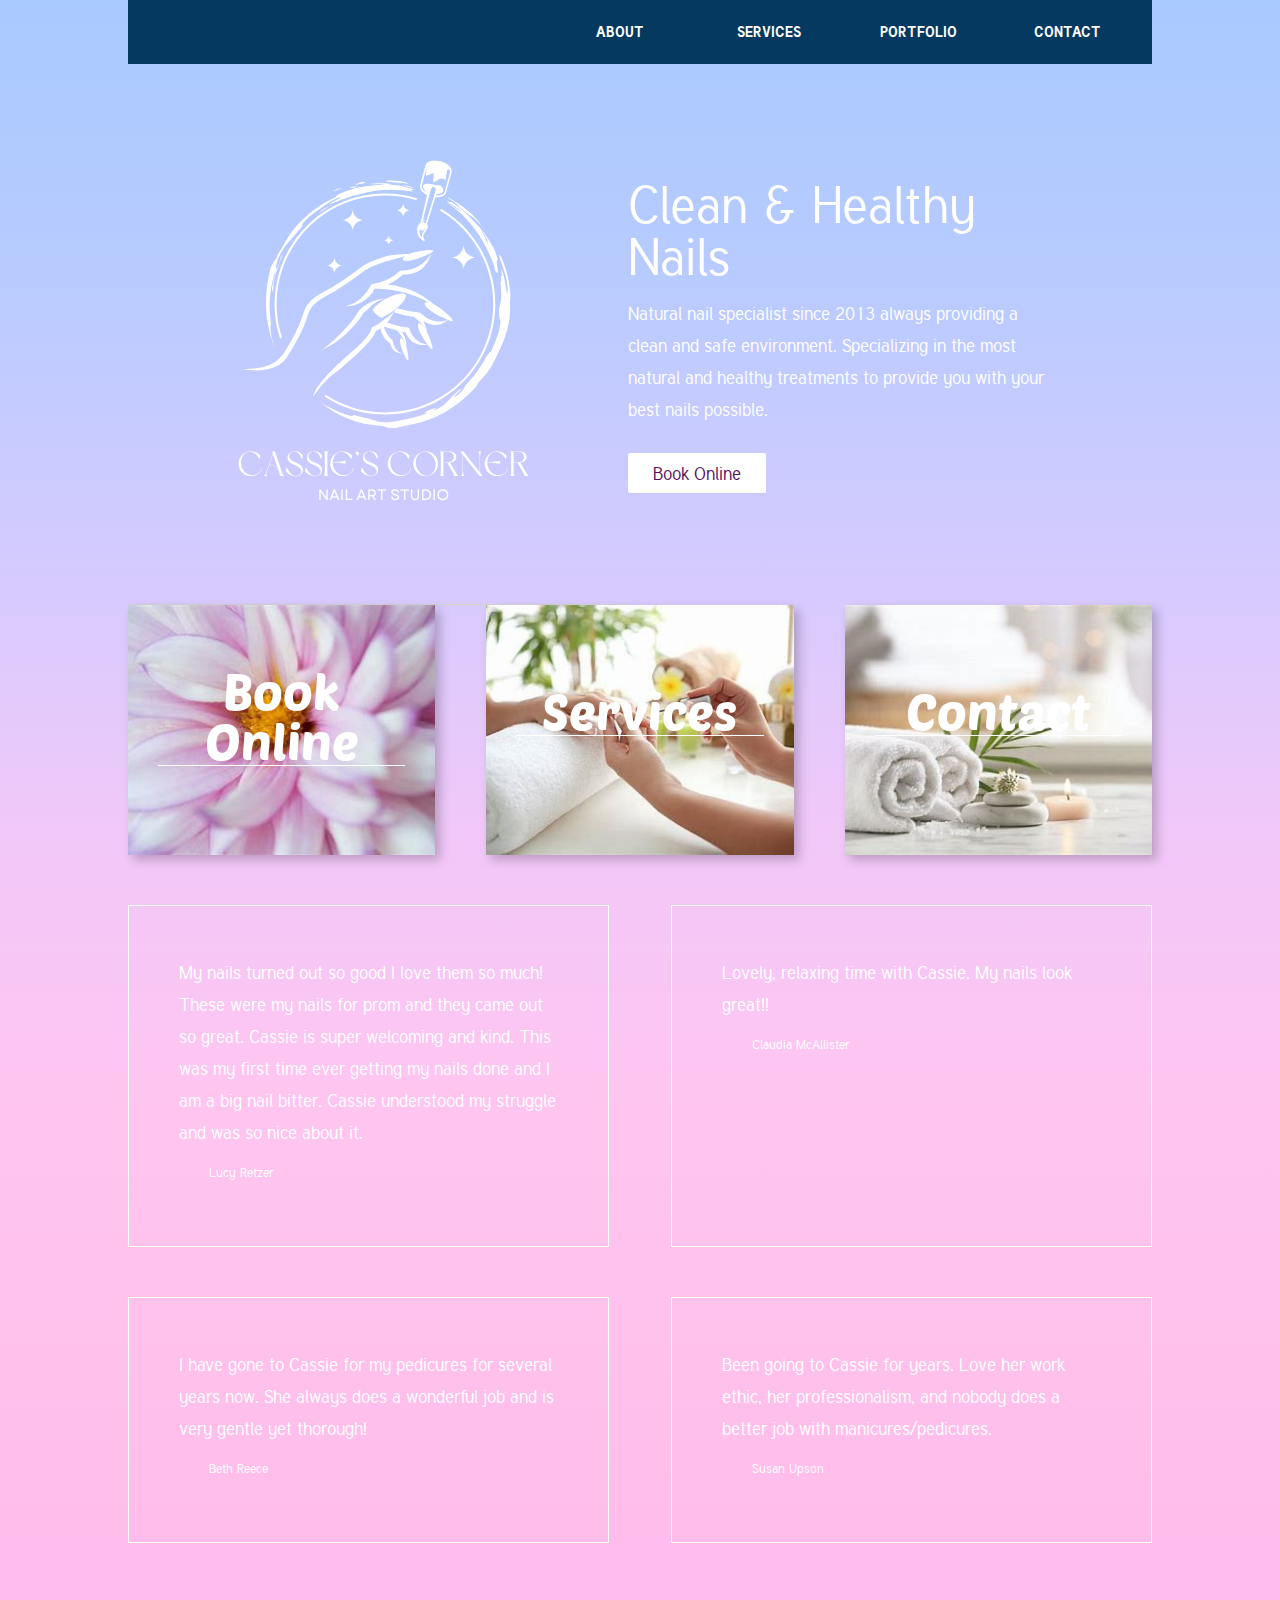
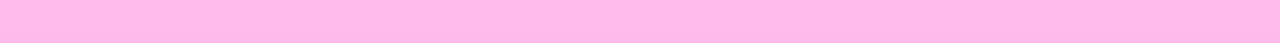
<file: index.html>
<!DOCTYPE html>
<html lang="en">
<head>
    <meta charset="UTF-8">
    <meta name="viewport" content="width=device-width, initial-scale=1.0">
    <title>Cassie's Corner Nails</title>
    <link rel="stylesheet" href="./css-reset.css">
    <link rel="stylesheet" href="./style.css">
    <link rel="preconnect" href="https://fonts.googleapis.com">
    <link rel="preconnect" href="https://fonts.gstatic.com" crossorigin>
    <link href="https://fonts.googleapis.com/css2?family=Poetsen+One&family=Tuffy:ital,wght@0,400;0,700;1,400;1,700&display=swap" rel="stylesheet">
</head>
<body>
    <div class="container">
        <nav class="navbar">
            <div class="navdiv">
                <ul>
                    <li>
                        <a href="./about.html">About</a>
                    </li>
                    <li>
                        <a href="./services.html">Services</a>
                    </li>
                    <li>
                        <a href="https://www.instagram.com/cassiescornernails?igsh=eHdyczZjY2trb3Vl">Portfolio</a>
                    </li>
                    <li>
                        <a href="./contact.html">Contact</a>
                    </li>
                </ul>
            </div>
        </nav>

        <main>
            <header>
                <img src="./images/Logo.png" alt="Nail Salon Logo">
            </header>
            <div class="box1">
                <h1>Clean & Healthy Nails</h1>
                <p>Natural nail specialist since 2013 always providing a clean and safe environment. Specializing in the most natural and healthy treatments to provide you with your best nails possible.</p>
                <a href="./services.html" class="button">Book Online</a>
            </div>
        </main>
        <div class="cards">
            <div class="card1">
                <a href="./services.html">
                    <h2>Book Online</h2>
                </a>
            </div>
            <div class="card2">
                <a href="./services.html">
                    <h2>Services</h2>
                </a>
            </div>
            <div class="card3">
                <a href="./contact.html">
                    <h2>Contact</h2>
                </a>
            </div>
        </div>
        <div class="reviews">
            <div class="tbox">
                <p>My nails turned out so good I love them so much! These were my nails for prom and they came out so great. Cassie is super welcoming and kind. This was my first time ever getting my nails done and I am a big nail bitter. Cassie understood my struggle and was so nice about it.</p>
                <p>Lucy Retzer</p>
            </div>
            <div class="tbox">
                <p>Lovely, relaxing time with Cassie. My nails look great!!</p>
                <p>Claudia McAllister</p>
            </div>
            <div class="tbox">
                <p>I have gone to Cassie for my pedicures for several years now. She always does a wonderful job and is very gentle yet thorough!</p>
                <p>Beth Reece</p>
            </div>
            <div class="tbox">
                <p>Been going to Cassie for years. Love her work ethic, her professionalism, and nobody does a better job with manicures/pedicures.</p>
                <p>Susan Upson</p>
            </div>
        </div>
    </div>
    
</body>
</html>
</file>
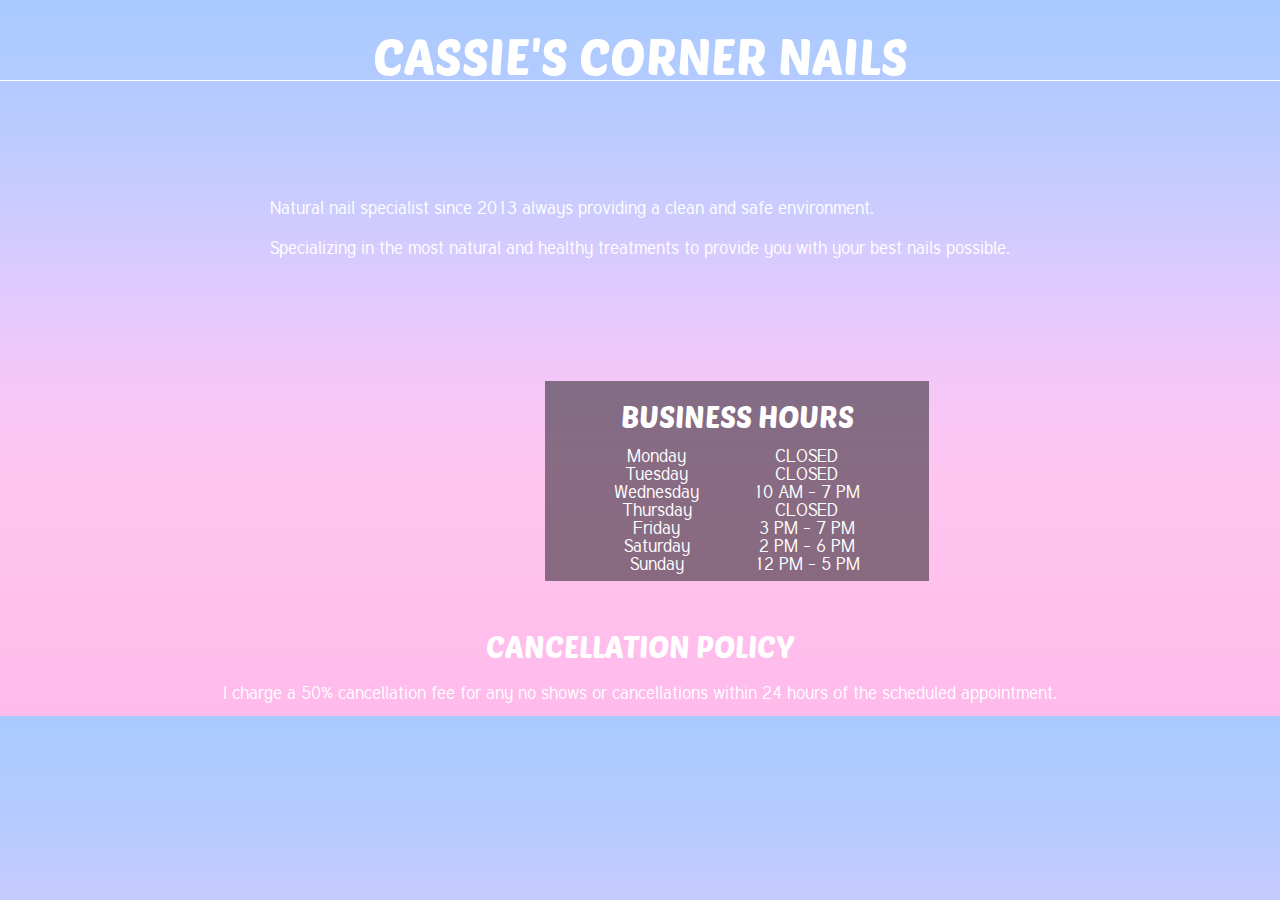
<file: about.html>
<!DOCTYPE html>
<html lang="en">
<head>
    <meta charset="UTF-8">
    <meta name="viewport" content="width=device-width, initial-scale=1.0">
    <title>About</title>
    <link rel="stylesheet" href="./css-reset.css">
    <link rel="stylesheet" href="./style.css">
    <link rel="preconnect" href="https://fonts.googleapis.com">
    <link rel="preconnect" href="https://fonts.gstatic.com" crossorigin>
    <link href="https://fonts.googleapis.com/css2?family=Poetsen+One&family=Tuffy:ital,wght@0,400;0,700;1,400;1,700&display=swap" rel="stylesheet">
</head>
<body>
    <h2>
        <a href="./index.html">CASSIE'S CORNER NAILS</a>
    </h2>
    <main>
        <div class="box2">
            <p>Natural nail specialist since 2013 always providing a clean and safe environment.</p>
            <p>Specializing in the most natural and healthy treatments to provide you with your best nails possible.</p>
        </div>
    </main>
    
    <div class="container2">
        <h3>BUSINESS HOURS</h3>
        <div class="row">
            <div class="col">Monday</div>
            <div class="col">Tuesday</div>
            <div class="col">Wednesday</div>
            <div class="col">Thursday</div>
            <div class="col">Friday</div>
            <div class="col">Saturday</div>
            <div class="col">Sunday</div>
        </div>
        <div class="row">
            <div class="col">CLOSED</div>
            <div class="col">CLOSED</div>
            <div class="col">10 AM - 7 PM</div>
            <div class="col">CLOSED</div>
            <div class="col">3 PM - 7 PM</div>
            <div class="col">2 PM - 6 PM</div>
            <div class="col">12 PM - 5 PM</div>
        </div>
    </div>
    <section>
        <h3>CANCELLATION POLICY</h3>
        <p>I charge a 50% cancellation fee for any no shows or cancellations within 24 hours of the scheduled appointment.</p>
    </section>
</body>
</html>
</file>
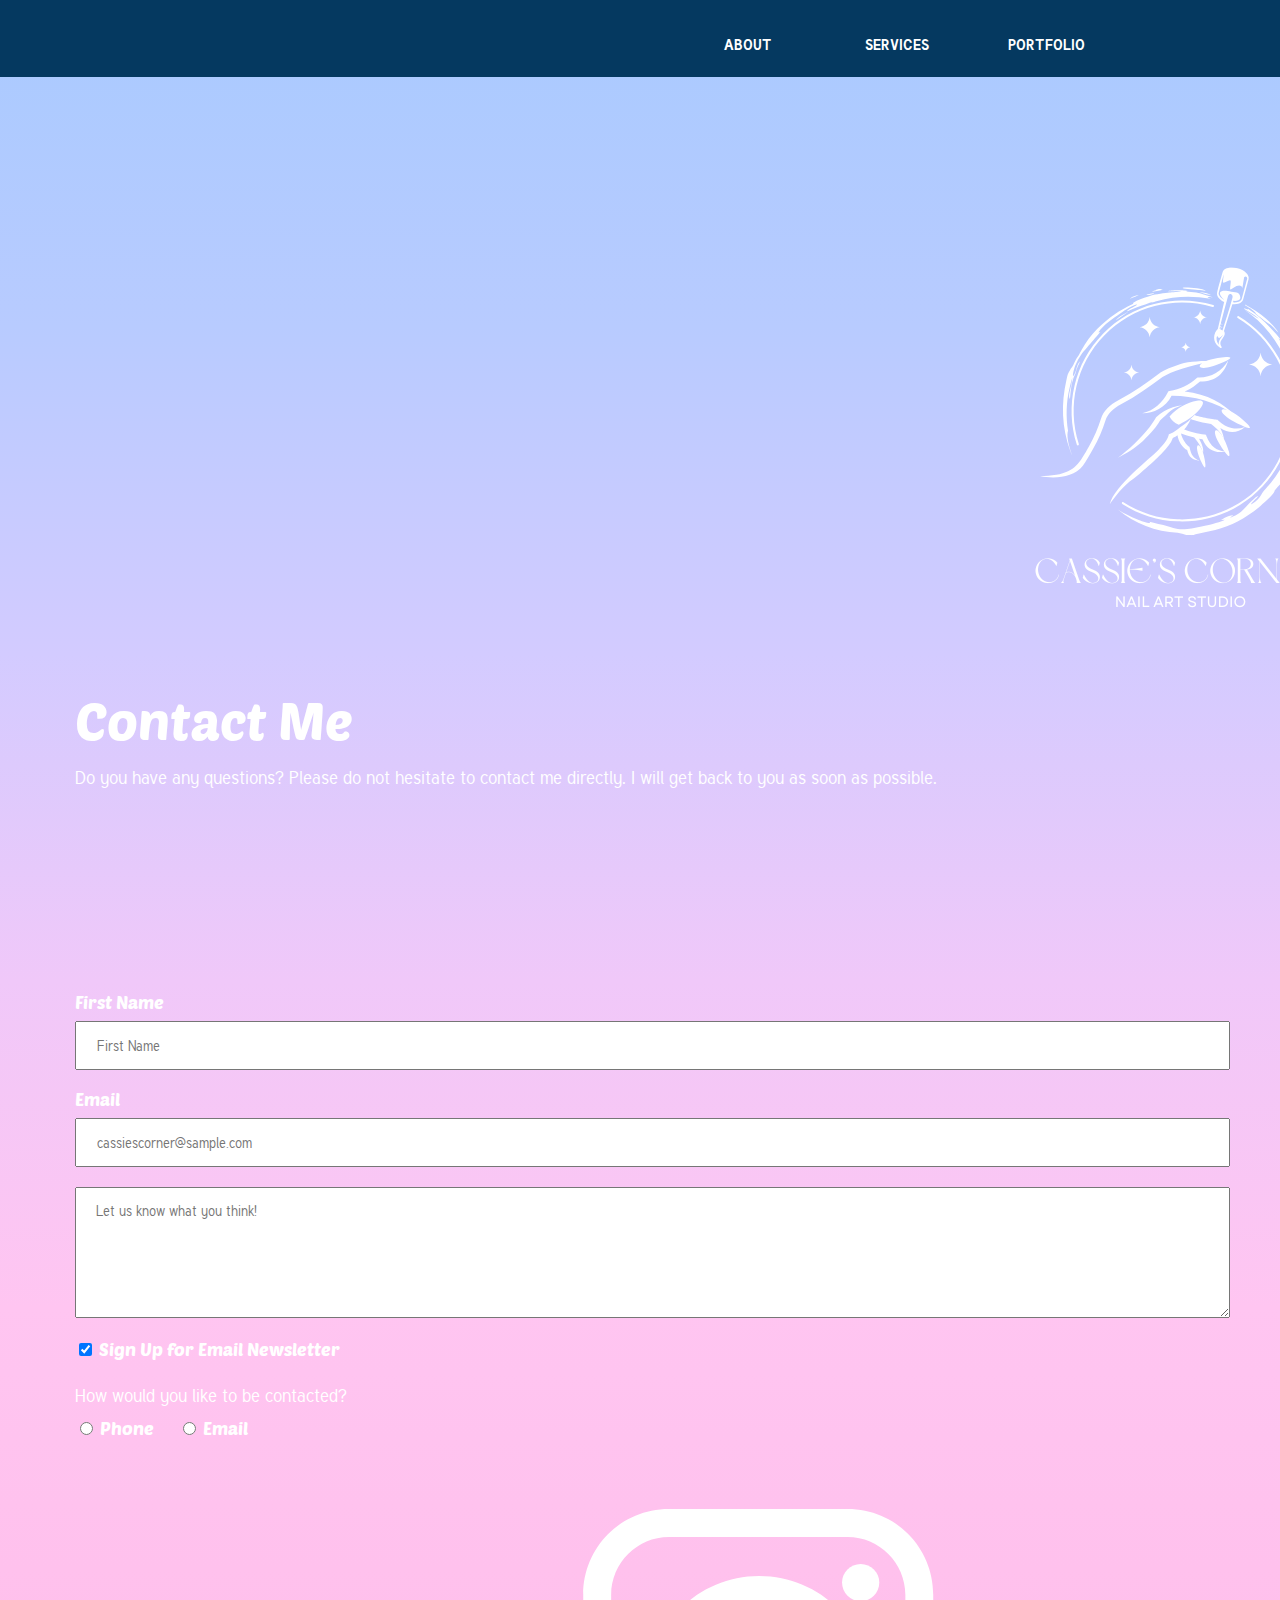
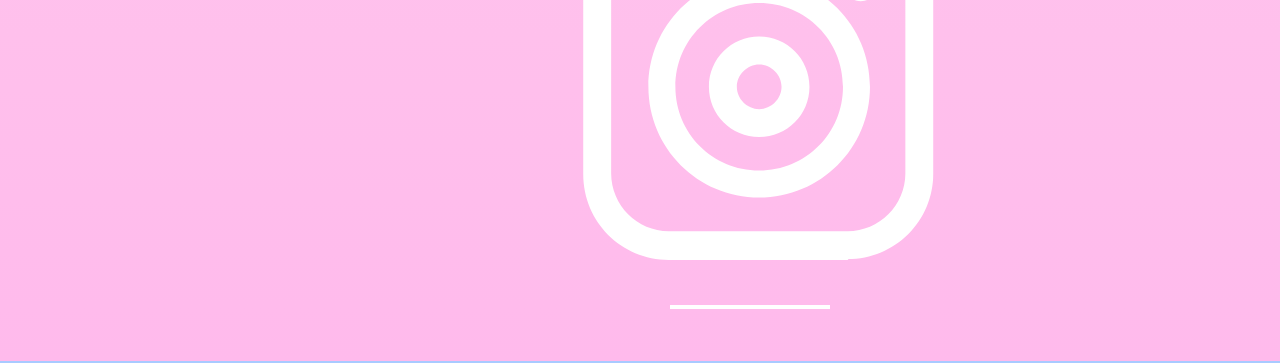
<file: contact.html>
<!DOCTYPE html>
<html lang="en">
<head>
    <meta charset="UTF-8">
    <meta name="viewport" content="width=device-width, initial-scale=1.0">
    <title>Contact Me</title>
    <link rel="stylesheet" href="./css-reset.css">
    <link rel="stylesheet" href="./style.css">
    <link rel="preconnect" href="https://fonts.googleapis.com">
    <link rel="preconnect" href="https://fonts.gstatic.com" crossorigin>
    <link href="https://fonts.googleapis.com/css2?family=Poetsen+One&family=Tuffy:ital,wght@0,400;0,700;1,400;1,700&display=swap" rel="stylesheet">
</head>
<body>
    <nav class="navbar">
        <div class="navdiv">
            <ul>
                <li>
                    <a href="./about.html">About</a>
                </li>
                <li>
                    <a href="./services.html">Services</a>
                </li>
                <li>
                    <a href="https://www.instagram.com/cassiescornernails?igsh=eHdyczZjY2trb3Vl">Portfolio</a>
                </li>
                <li>
                    <a href="#"></a>
                </li>
            </ul>
        </div>
    </nav>
    <div class="main2">
        <a href="./index.html">
            <img src="./images/Logo.png" alt="Logo for Nail Salon">
        </a>
        <div class="box2">
            <h1>Contact Me</h1>
            <p>Do you have any questions? Please do not hesitate to contact me directly. I will get back to you as soon as possible.</p>
        </div>
    </div>
    <div class="main3">
        <form action="https://formspree.io/f/xanjwqqw" method="post">
            <div class="inputwrapper">
                <label for="name" class="newline">First Name</label>
                <input type="text" name="name" id="name" placeholder="First Name">
            </div>
            <div class="inputwrapper">
                 <label for="email" class="newline">Email</label>
                <input type="email" name="email" id="email" placeholder="cassiescorner@sample.com">
            </div>
            <div class="inputwrapper">
                <textarea name="message" id="message" cols="100" rows="5" placeholder="Let us know what you think!"></textarea>
            </div>
            <div class="inputwrapper">
                <input type="checkbox" name="email-sub" id="email-sub" value="yes-sign-me-up" checked>
                <label for="email-sub">Sign Up for Email Newsletter</label>
            </div>
            <div class="inputwrapper">
                <p>How would you like to be contacted?</p>
                <input type="radio" name="contact-pref" id="phone" value="phone">
                <label for="phone" class="margin-right-a">Phone</label>
                <input type="radio" name="contact-pref" id="email2" value="email">
                <label for="email2">Email</label>
            </div>
        </form>
    </div>
    <footer>
                <a href="https://www.instagram.com/cassiescornernails?igsh=eHdyczZjY2trb3Vl">
                    <img src="./images/Instagram.png" alt="Instagram">
                </a>
    </footer>
    
</body>
</html>
</file>
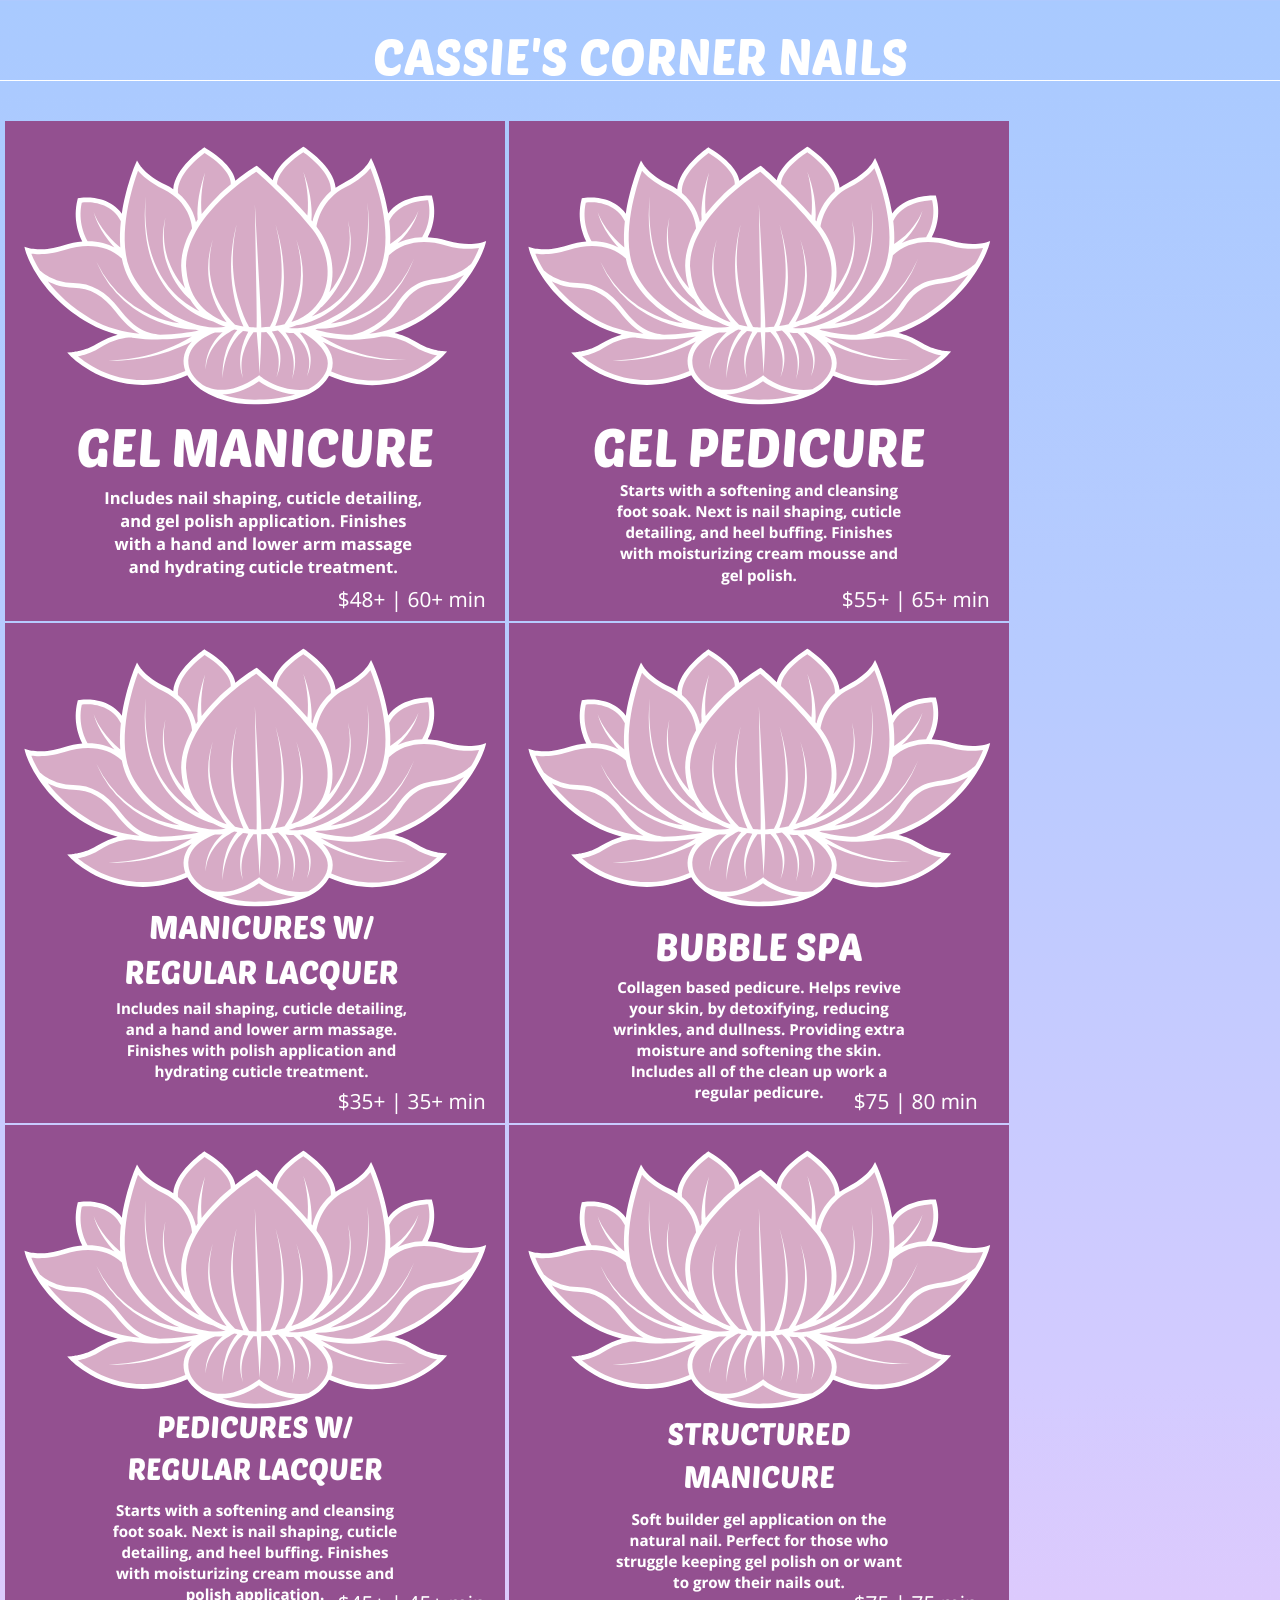
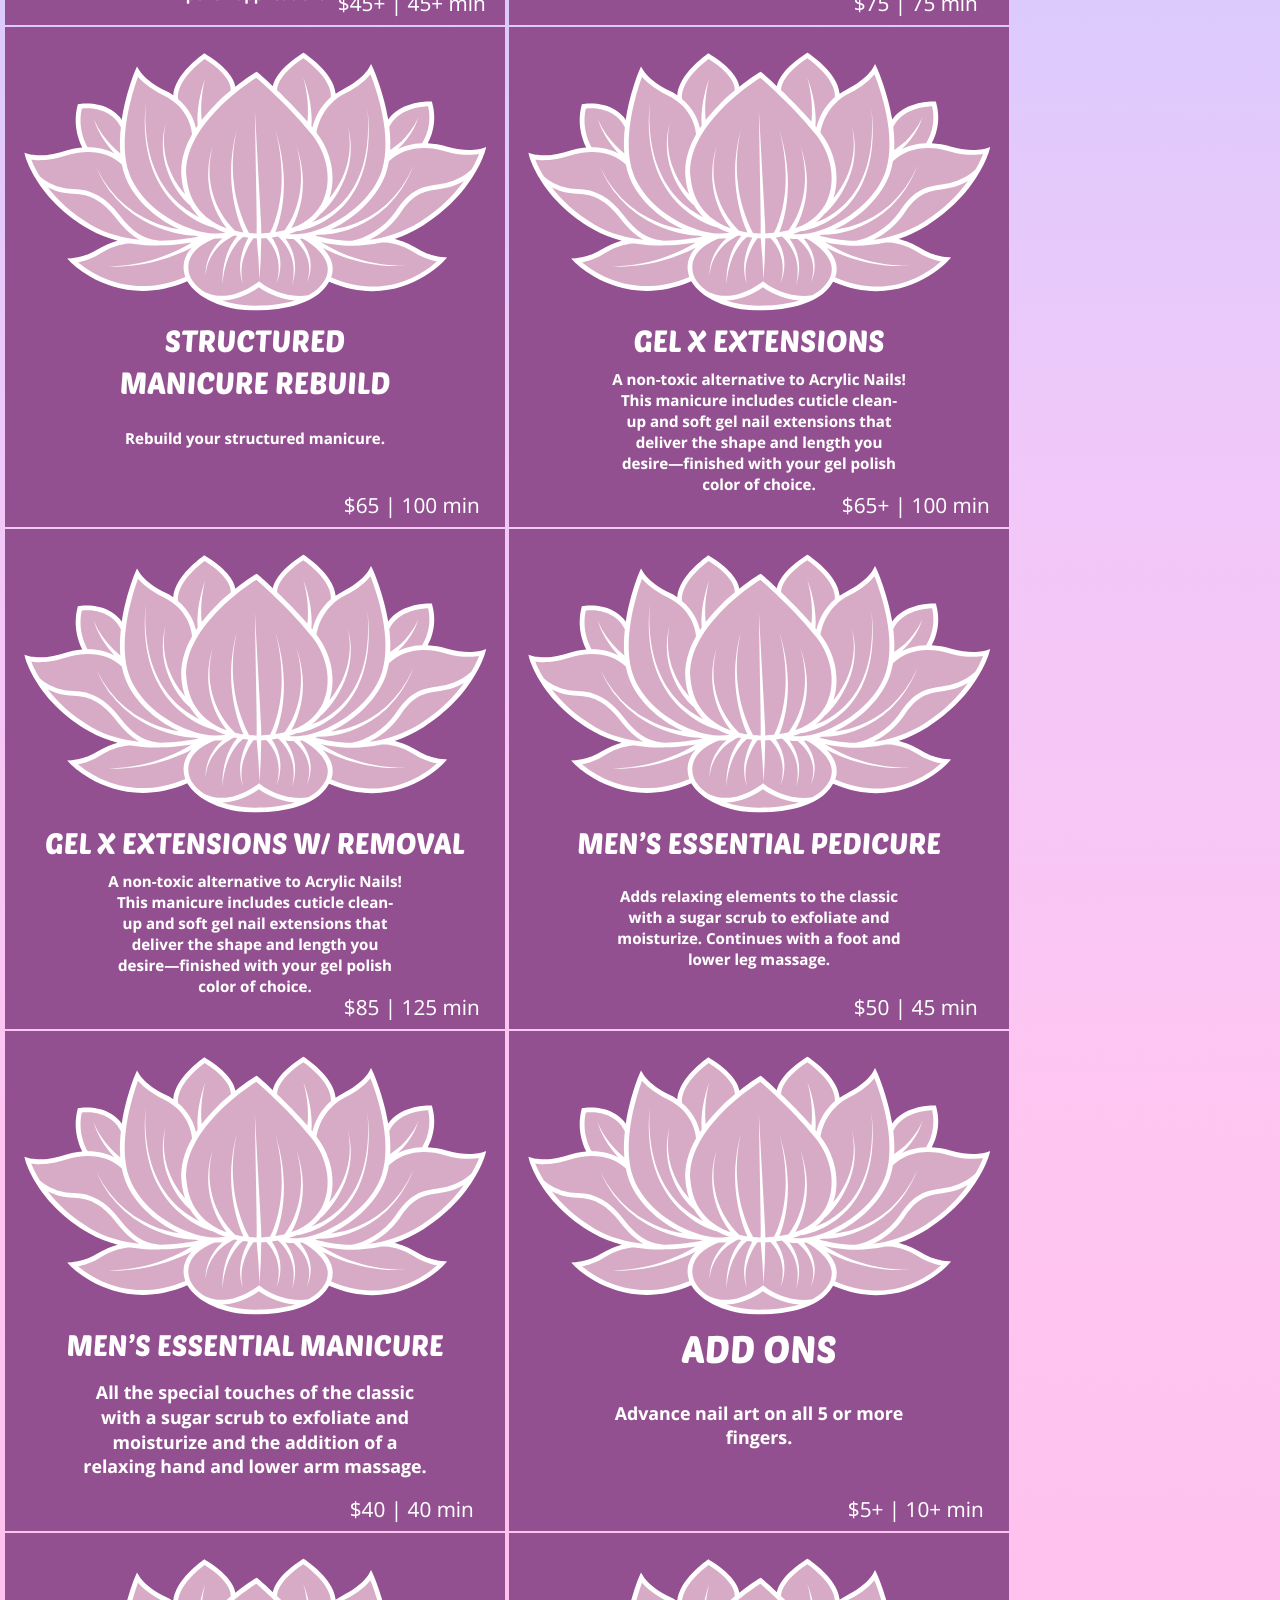
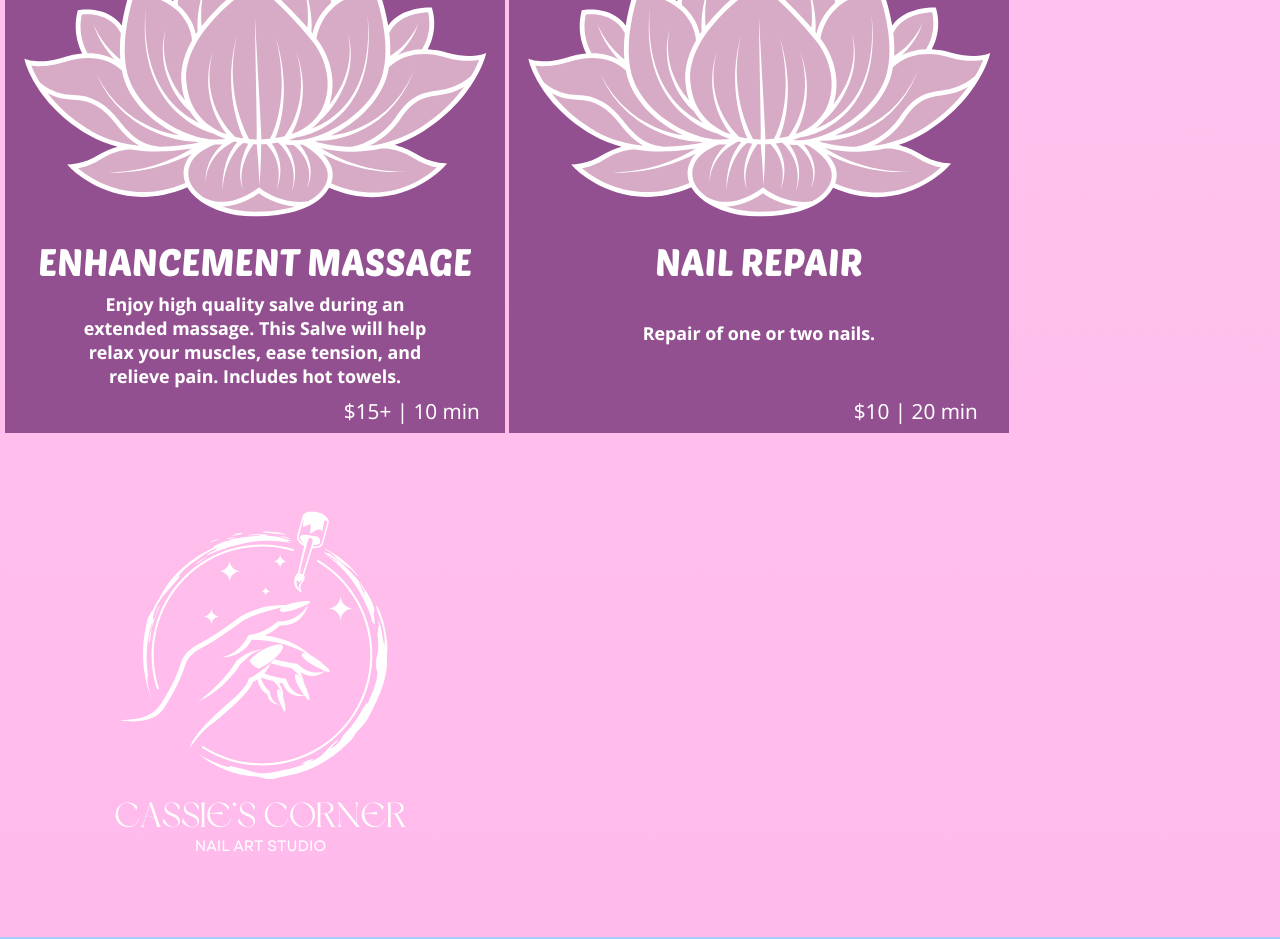
<file: services.html>
<!DOCTYPE html>
<html lang="en">
<head>
    <meta charset="UTF-8">
    <meta name="viewport" content="width=device-width, initial-scale=1.0">
    <title>Services</title>
    <link rel="stylesheet" href="./css-reset.css">
    <link rel="stylesheet" href="./style.css">
    <link rel="preconnect" href="https://fonts.googleapis.com">
    <link rel="preconnect" href="https://fonts.gstatic.com" crossorigin>
    <link href="https://fonts.googleapis.com/css2?family=Poetsen+One&family=Tuffy:ital,wght@0,400;0,700;1,400;1,700&display=swap" rel="stylesheet">
</head>
<body>
    <h2>
        <a href="./index.html">CASSIE'S CORNER NAILS</a>
    </h2>
    <div class="services">
        <a href="#">
            <img src="./images/GEL-MANICURE.png" alt="Logo and description for gel manicure">
        </a>
        <a href="#">
            <img src="./images/GEL-PEDICURE.png" alt="Logo and description for gel pedicure">
        </a>
        <a href="#">
            <img src="./images/MANICURES-W-REGULAR-LACQUER.png" alt="Logo and description for manicures with regular lacquer">
        </a>
        <a href="#">
            <img src="./images/BUBBLE-SPA.png" alt="Bubble Spa add on description">
        </a>
        <a href="#">
            <img src="./images/PEDICURES-W-REGULAR-LACQUER.png" alt="Logo and description of pedicures with regular lacquer">
        </a>
        <a href="#">
            <img src="./images/STRUCTURED-MANICURE.png" alt="Logo and description for structured manicures">
        </a>
        <a href="#">
            <img src="./images/STRUCTURED-MANICURE-REBUILD.png" alt="Logo and description for structured manicure rebuilds">
        </a>
        <a href="#">
            <img src="./images/GEL-X-EXTENSIONS.png" alt="Logo and description for Gel X Extension Manicures">
        </a>
        <a href="#">
            <img src="./images/GEL-X-EXTENSIONS-W-REMOVAL.png" alt="Logo and description for Gel X Extensions with removal">
        </a>
        <a href="#">
            <img src="./images/MEN'S-ESSENTIAL-PEDICURE.png" alt="Logo and description for men's essential pedicure">
        </a>
        <a href="#">
            <img src="./images/MEN'S-ESSENTIAL-MANICURE.png" alt="Logo and description for men's essential manicure">
        </a>
        <a href="#">
            <img src="./images/ADD-ONS.png" alt="Logo and description for add ons such as nail art">
        </a>
        <a href="#">
            <img src="./images/ENHANCEMENT-MASSAGE.png" alt="Logo and description for the enhancement massage">
        </a>
        <a href="#">
            <img src="./images/NAIL-REPAIR.png" alt="Logo and description for nail repair">
        </a>
        <a href="./index.html">
            <img src="./images/Logo.png" alt="Logo for Cassie's Corner Nails">
        </a>
    </div>
    
</body>
</html>
</file>
<file: style.css>
html {
/* https://grabient.com/HQDgrAzANMBsCcB2KBGYAGMsoFp3BXjBhXXRIgCZd8xEQbhKAWaPYK5d9CYjZrvkKUgA/ */

background: linear-gradient(180deg, #a9caff 0.000%, rgba(184, 203, 255, 1.000) 16.667%, rgba(211, 203, 255, 1.000) 33.333%, rgba(240, 200, 249, 1.000) 50.000%, rgba(255, 197, 241, 1.000) 66.667%, rgba(255, 192, 236, 1.000) 83.333%, rgba(255, 186, 236, 1.000) 100.000%)
}

body {
    font-family: "Poetsen One", sans-serif;
    color: white;
    font-size: 1.125rem;
}

a {
    color: white;
    text-decoration: none;
}

.container {
    width: 1024px;
    min-height: 300px;
    margin-left: auto;
    margin-right: auto;
}

header {
    display: flex;
    justify-content: space-between;
    align-items: center;
    padding-top: 20px;
    padding-bottom: 20px;
    border-bottom: 1px solid lightgray;
}

.navbar ul {
    list-style: none;
    background-color: rgb(5, 57, 96);
    padding: 0;
    margin: 0;
    text-align: right;
}

.navbar li {
    display: inline-block;
}

.navbar a {
    text-decoration: none;
    color: white;
    width: 80px;
    display: block;
    padding: 25px 20px;
    text-transform: uppercase;
    font-weight: bold;
    font-family: "Tuffy", sans-serif;
    text-align: center;
    font-size: 14px;
}

.navbar a:hover {
    background-color: rgb(169, 162, 199);
}

.logo {
    height: auto;
    width: auto;
    max-height: 30px;
}

li {
    display: inline-block;
}

li a {
    color: white;
    font-size: 18px;
    font-weight: bold;
    margin-right: 25px;
}

main {
    min-height: 300px;
    display: flex;
    align-items: center;
}

.main2 {
    min-height: 300px;
    padding-top: 50px;
    margin-left: 75px;
    margin-top: 5%;
    margin-bottom: 200px;
}

.cards {
    display: flex;
    justify-content: space-between;
    text-align: center;
}

.card1 {
    background-image: url(./images/Card\ 1.jpg);
    background-size: cover;
    background-position: bottom;
    width: 30%;
    min-height: 250px;
    box-shadow: 5px 5px 10px rgba(0, 0, 0, 0.228);
}

.card2 {
    background-image: url(./images/Card\ 2.jpg);
    background-size: cover;
    background-position: bottom;
    width: 30%;
    min-height: 250px;
    box-shadow: 5px 5px 10px rgba(0, 0, 0, 0.228);
}

.card3 {
    background-image: url(./images/Card\ 3.jpg);
    background-size: cover;
    background-position: bottom;
    width: 30%;
    min-height: 250px;
    box-shadow: 5px 5px 10px rgba(0, 0, 0, 0.228);
}

.card1 {
    padding: 30px 30px 20px 30px;
    box-sizing: border-box;
}

.card2, .card3 {
    padding: 50px 30px 25px 30px;
    box-sizing: border-box;
}

.box1 {
    flex: 2;
    padding-right: 100px;
}

h1 {
    font-size: 3.25rem;
    font-family: "Tuffy", sans-serif;
    margin-bottom: 1rem;
    justify-content: space-between;
}

p {
    line-height: 2rem;
    margin-bottom: 0.5rem;
    font-family: "Tuffy", sans-serif;
}

.button {
    background-color: white;
    color:  rgb(88, 14, 88);
    font-family: "Tuffy", sans-serif;
    padding: 11px 25px;
    border-radius: 2px;
    box-shadow: 0px 2px 2px rgba(0, 0, 0, 0.0228);
}

.button:hover {
    background-color: #a9caff;
    transition-duration: 1s;
}

a.button {
    display: inline-block;
    margin-top: 20px;
}

.navbutton {
    border: 1px solid white;
    padding: 11px 25px;
    font-family: "Tuffy", sans-serif;
    display: inline-block;
}

.reviews {
    display: flex;
    flex-wrap: wrap;
    justify-content: space-between;
    margin-bottom: 100px;
}

.tbox {
    width: 47%;
    padding: 50px;
    border: 1px solid white;
    box-sizing: border-box;
    margin-top: 50px;
}

.tbox p:last-of-type {
    font-size: 0.8rem;
    padding-left: 30px;
}

h2 {
    color: white;
    text-align: center;
    font-size: 50px;
    font-family: "Poetsen One", sans-serif;
    margin-top: 30px;
    border-bottom: 1px solid white;
}

.box2 {
    font-family: "Tuffy", sans-serif;
    text-align: left;
    margin-left: auto;
    margin-right: auto;
}

.container2 {
    text-align: center;
    box-sizing: border-box;
    background-color: rgba(27, 24, 28, 0.523);
    height: 200px;
    width: 30%;
    margin-left: 545px;
    margin-right: 545px;
    padding-top: 20px;
}

h3 {
    font-size: 30px;
    padding-bottom: 15px;
}

.col {
    font-family:  "Tuffy", sans-serif;
}

.row {
    display: inline-block;
    padding-left: 25px;
    padding-right: 25px;
}

section {
    text-align: center;
    margin-top: 50px;
}

.services {
    margin-top: 40px;
    margin-left: 5px;
    margin-right: 5px;
}

.main2 h1 {
    font-family: "Poetsen One", sans-serif;
    display: left;
}

.main2 p {
    font-family: "Tuffy", sans-serif;
    margin-bottom: 75px;
}

.inputwrapper {
    margin-left: 75px;
    padding-bottom: 20px;
}

input[type=text], input[type=email], textarea {
    padding: 12px 20px;
    width: 100%;
    font-family: "Tuffy", sans-serif;
    font-size: 0.85rem;
    box-sizing: border-box;
}

.margin-right-a {
    margin-right: 20px;
}

input[type=radip] {
    margin-right: 10px;
}

form {
    margin: 2px 0px;
}

.newline {
    display: block;
    margin-bottom: 10px;
}

.main2 img {
    margin-left: 850px;
}

footer {
    align-items: center;
    margin-left: 500px;
}

.main3 {
    padding-right: 50px;
}
</file>
